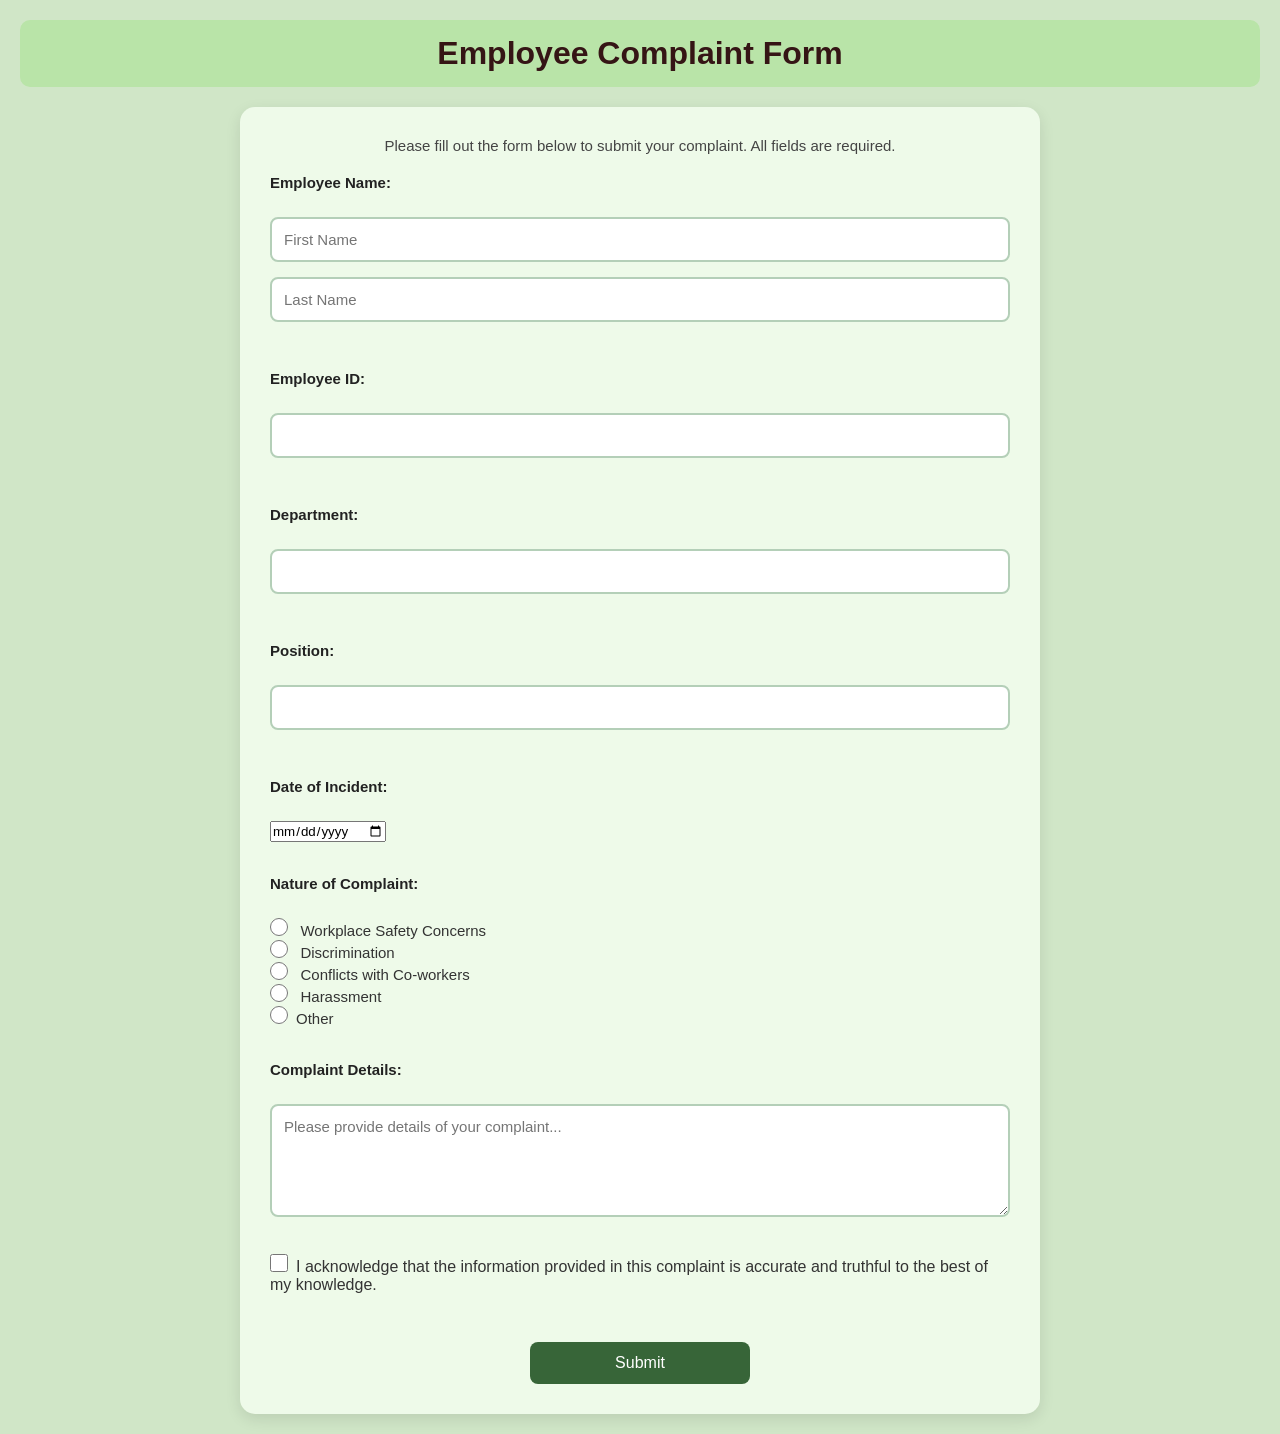
<file: Complaint form/index.html>
<!DOCTYPE html>
<html lang="en">
<head>
    <meta charset="UTF-8">
    <meta name="viewport" content="width=device-width, initial-scale=1.0">
    <title>Employee Complaint Form </title>
    <link rel="stylesheet" href="style.css">
</head>
<body>
    <header>
        <h1>Employee Complaint Form</h1>
    </header>

    <div class="form-container">
        <p>Please fill out the form below to submit your complaint. All fields are required.</p>
    <form >
        
        <label for="emp-name" class="labels"><strong>Employee Name:</strong></label>
        <br>
        <input type="text" name="employee_firstname" placeholder="First Name" required> 
        <input type="text" name="employee_lastname"  placeholder="Last Name" required><br><br>

        <label for="emp-id" class="labels"><strong>Employee ID:</strong></label>
        <br>
        <input type="text" name="employee_id" required><br><br>

        <label for="emp-department" class="labels"><strong>Department:</strong></label>
        <br>
        <input type="text" name="department" required><br><br>  

        <label for="emp-position" class="labels"><strong>Position:</strong></label>
        <br>
        <input type="text" name="position" required><br><br>

        <label for="date" class="labels"><strong>Date of Incident:</strong></label>
        <br>
        <input type="date" name="date" required><br><br>

        <label for="nature" class="labels"><strong>Nature of Complaint:</strong></label>
        <br>

        <input type="radio" id="workplace-safety" name="nature" value="workplace-safety" required>
        <label for="workplace-safety">Workplace Safety Concerns</label>
        <br>
        <input type="radio" id="discrimination" name="nature" value="discrimination" required>
        <label for="discrimination">Discrimination</label>
        <br>
        <input type="radio" id="conflicts" name="nature" value="conflicts" required>
        <label for="conflicts">Conflicts with Co-workers</label>
        <br>
        <input type="radio" id="harassment" name="nature" value="harassment" required>
        <label for="harassment">Harassment</label>
        <br>
        <input type="radio" id="other" name="nature" value="other" required><label for="other">Other</label><br><br>

        <label for="complaint-details" class="labels"><strong>Complaint Details:</strong></label>
        <br>
        <textarea name="complaint_details" placeholder="Please provide details of your complaint..." rows="5" cols="38" required></textarea><br><br>

        <input type="checkbox" name="acknowledgment" required><label for="acknowledgment">I acknowledge that the information provided in this complaint is accurate and truthful to the best of my knowledge.</label><br><br>
        
        <input class="submit-btn" type="submit" value="Submit">

    </form>
    </div>

</body>
</html>
</file>
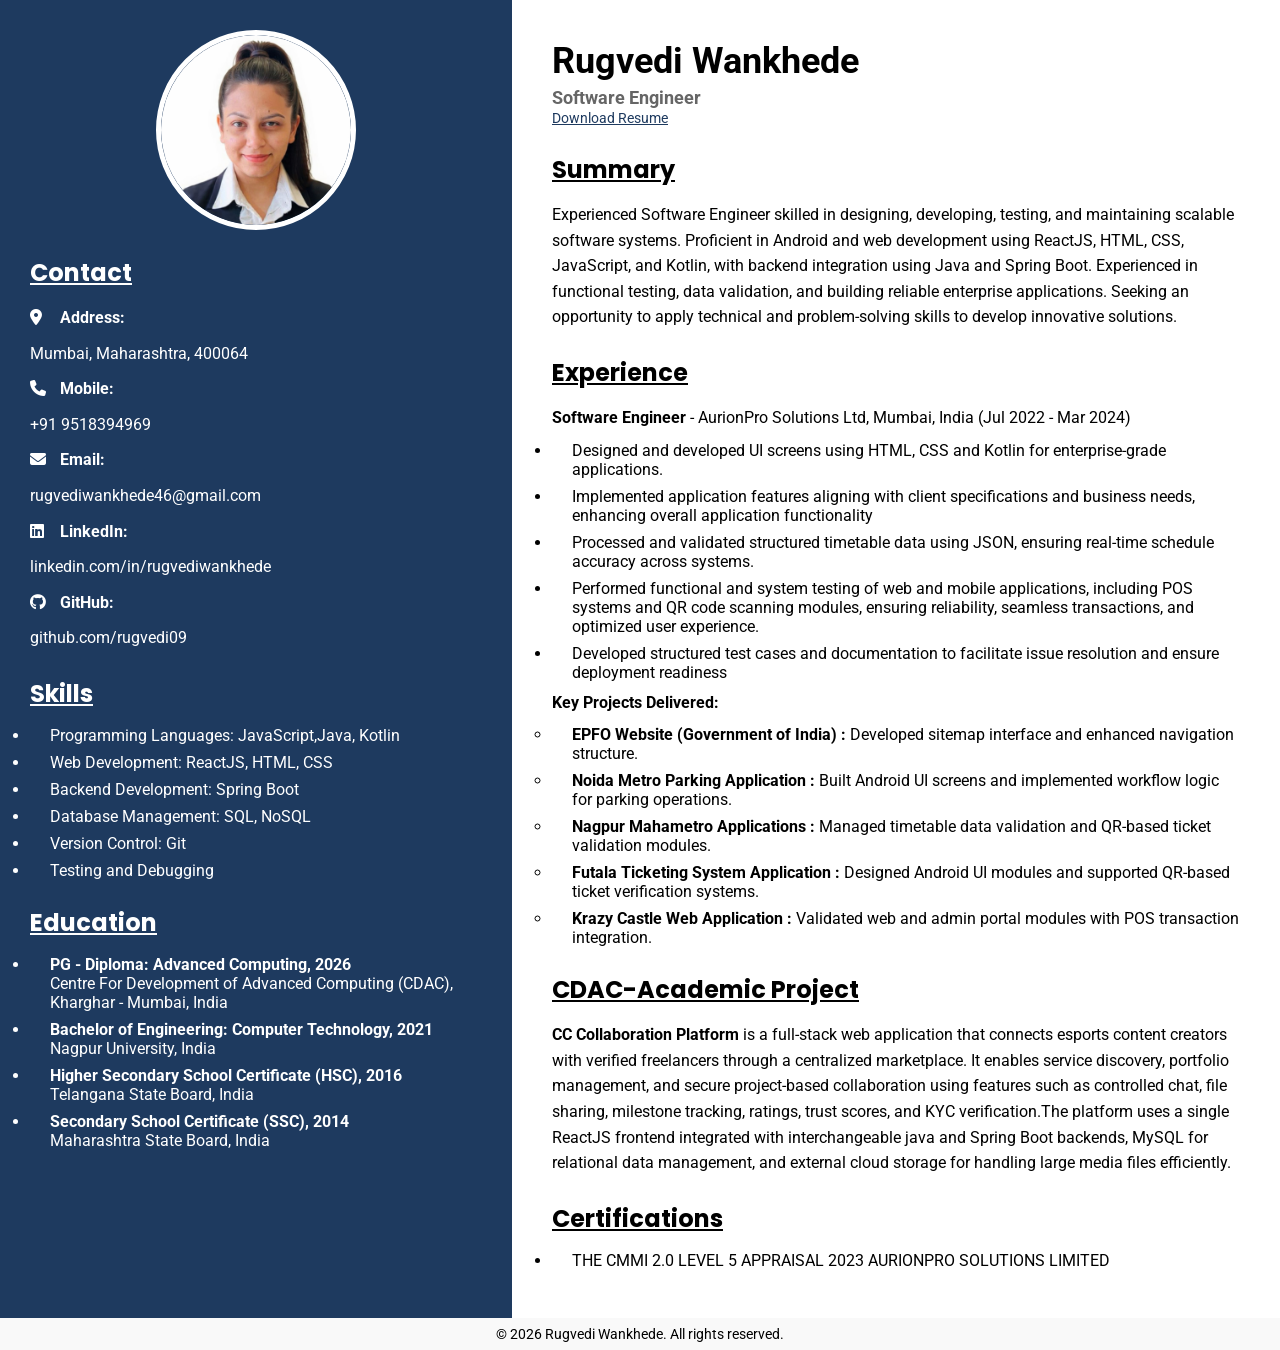
<file: Resume webpage/index.html>
<!DOCTYPE html>
<html lang="en">

<head>
    <meta charset="UTF-8">
    <meta name="viewport" content="width=device-width, initial-scale=1.0">
    <title>Resume</title>
    <link rel="stylesheet" href="style.css">
    <link href="https://fonts.googleapis.com/css2?family=Roboto:wght@400;700&family=Poppins:wght@600&display=swap"
        rel="stylesheet">
    <link rel="stylesheet" href="https://cdnjs.cloudflare.com/ajax/libs/font-awesome/6.4.0/css/all.min.css">
</head>

<body>
    <div class="container">
    <div class="leftpart">
        <div class="profile">
            <img src="./prof.png" alt="Profile Picture">
        </div>
        <div class="contact-info">
            <ul>
                <h2>Contact</h2>
                <p><i class="fas fa-map-marker-alt"></i><strong>Address:</strong> </p>
                <p> Mumbai, Maharashtra, 400064</p>
                <p><i class="fas fa-phone"></i><strong>Mobile:</strong> </p>
                <p>+91 9518394969</p>
                <p><i class="fas fa-envelope"></i><strong>Email:</strong></p>
                <p>rugvediwankhede46@gmail.com</p>
                <p><i class="fab fa-linkedin"></i><strong>LinkedIn:</strong></p>
                <p>linkedin.com/in/rugvediwankhede</p>
                <p><i class="fab fa-github"></i><strong>GitHub:</strong></p>
                <p>github.com/rugvedi09</p>
            </ul>
        </div>
        <div class="skills">
            <h2>Skills</h2>
            <ul>
                <li>Programming Languages: JavaScript,Java, Kotlin</li>
                <li>Web Development: ReactJS, HTML, CSS</li>
                <li>Backend Development: Spring Boot</li>
                <li>Database Management: SQL, NoSQL</li>
                <li>Version Control: Git</li>
                <li>Testing and Debugging</li>
            </ul>
        </div>

        <div class="edu">
            <h2>Education</h2>
            <ul>
                <li><strong>PG - Diploma: Advanced Computing, 2026</strong><br> Centre For Development of Advanced Computing
                    (CDAC), Kharghar - Mumbai, India</li>
                <li><strong>Bachelor of Engineering: Computer Technology, 2021</strong><br> Nagpur University, India</li>
                <li><strong>Higher Secondary School Certificate (HSC), 2016</strong> <br>Telangana State Board, India</li>
                <li><strong>Secondary School Certificate (SSC), 2014</strong> <br>Maharashtra State Board, India</li>
            </ul>
        </div>
    </div>


    <div class="rightpart">
        <div class="topright">
            <div class="HeadPart">
                <h1>Rugvedi Wankhede</h1>
                <h3>Software Engineer</h3>
                <a href="./cv.pdf" target="_blank">Download Resume</a>
            </div>

            <div class="summary">
                <h2>Summary</h2>
                <p>Experienced Software Engineer skilled in designing, developing, testing, and maintaining scalable
                    software systems. Proficient in Android and web development using ReactJS, HTML, CSS, JavaScript,
                    and Kotlin, with backend integration using Java and Spring Boot. Experienced in functional testing,
                    data validation, and building reliable enterprise applications. Seeking an opportunity to apply
                    technical and problem-solving skills to develop innovative solutions.</p>
            </div>
        </div>


        <div class="exp">
            <h2>Experience</h2>
            <p><strong>Software Engineer</strong> - AurionPro Solutions Ltd, Mumbai, India (Jul 2022 - Mar 2024)</p>
            <ul>
                <li>Designed and developed UI screens using HTML, CSS and Kotlin for
                    enterprise-grade applications.</li>
                <li>Implemented application features aligning with client specifications and
                    business needs, enhancing overall application functionality</li>
                <li>Processed and validated structured timetable data using JSON, ensuring
                    real-time schedule accuracy across systems.</li>
                <li>Performed functional and system testing of web and mobile applications,
                    including POS systems and QR code scanning modules, ensuring reliability,
                    seamless transactions, and optimized user experience.</li>
                <li>Developed structured test cases and documentation to facilitate issue
                    resolution and ensure deployment readiness</li>

                <p><strong>Key Projects Delivered:</strong></p>
                <ul type="circle">
                    <li><strong>EPFO Website (Government of India) :</strong> Developed sitemap interface and
                        enhanced navigation structure.</li>
                    <li><strong>Noida Metro Parking Application :</strong> Built Android UI screens and
                        implemented workflow logic for parking operations.</li>
                    <li><strong>Nagpur Mahametro Applications :</strong> Managed timetable data validation and
                        QR-based ticket validation modules.</li>
                    <li><strong>Futala Ticketing System Application :</strong> Designed Android UI modules and
                        supported QR-based ticket verification systems.</li>
                    <li><strong>Krazy Castle Web Application :</strong> Validated web and admin portal modules
                        with POS transaction integration.</li>
                </ul>
        </div>

        <div class="academic">
            <h2>CDAC-Academic Project</h2>
            <p><strong>CC Collaboration Platform</strong> is a full-stack web application that connects esports content
                creators with verified freelancers through a centralized marketplace. It enables service discovery,
                portfolio management, and secure project-based collaboration using features such as controlled chat,
                file
                sharing, milestone tracking, ratings, trust scores, and KYC verification.The platform uses a single
                ReactJS
                frontend integrated with interchangeable
                java and Spring Boot backends, MySQL for relational data
                management, and external cloud storage for handling large media files efficiently.</p>
        </div>

        

        <div class="certi">
            <h2>Certifications</h2>
            <ul>
                <li> THE CMMI 2.0 LEVEL 5 APPRAISAL 2023 AURIONPRO SOLUTIONS LIMITED </li>

            </ul>
        </div>
    </div>
</div>
    <footer>
        <p>&copy; 2026 Rugvedi Wankhede. All rights reserved.</p>
    </footer>
</body>

</html>
</file>
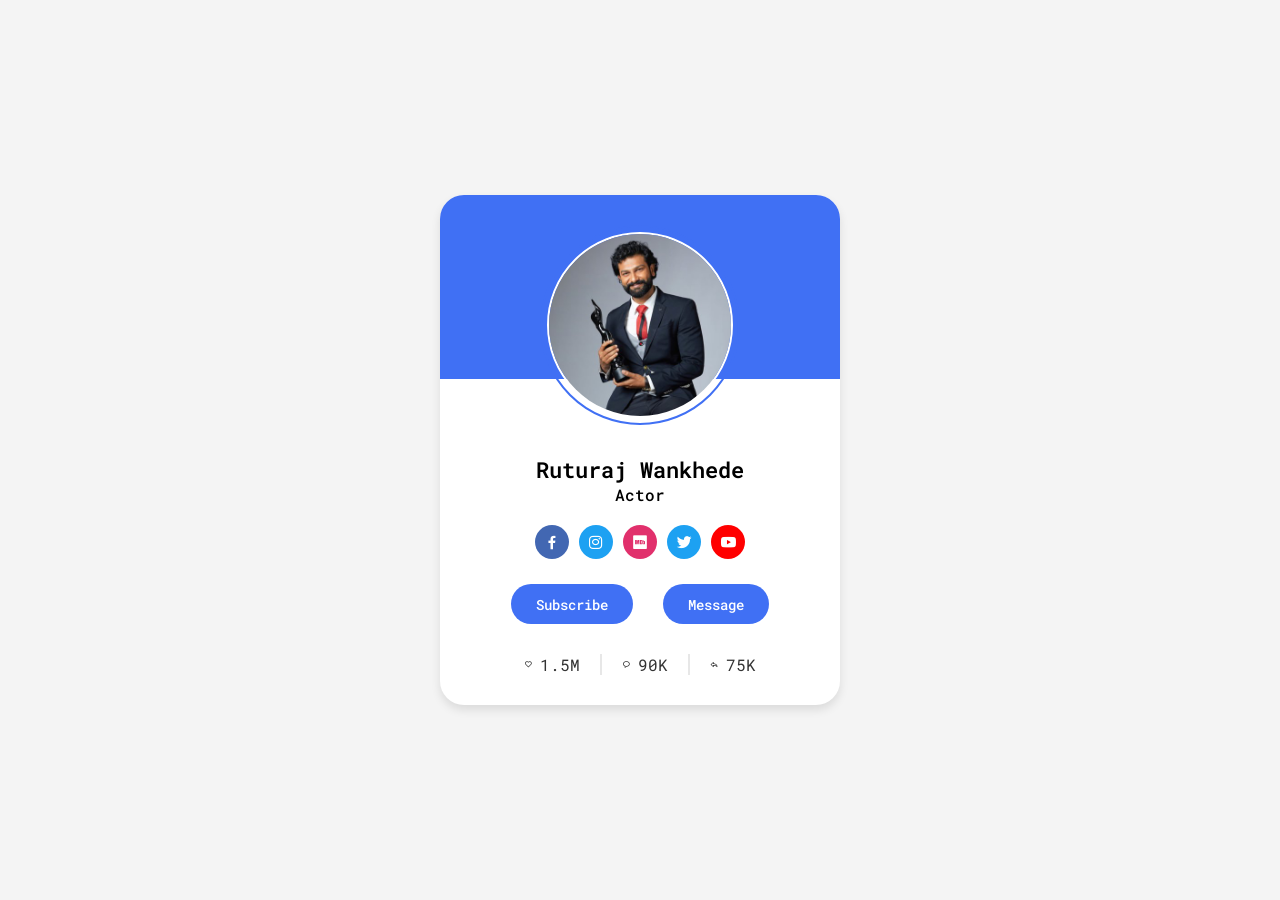
<file: Profile Cardview/profile.html>
<!DOCTYPE html>
<html lang="en">

<head>
    <meta charset="UTF-8">
    <meta name="viewport" content="width=device-width, initial-scale=1.0">
    <title>Profile Page</title>
    <link rel="stylesheet" href="styles.css">
    <link href='https://unpkg.com/boxicons@2.1.4/css/boxicons.min.css' rel='stylesheet'>

</head>

<body>

    <div class="profile-card">
        <div class="image">
            <img src="rutu.jpg" alt="Profile Image" class="profile-img">
            </div>

        <div class="textdata">
            <span class="name">Ruturaj Wankhede</span>
            <span class="job">Actor</span>
        </div>

        <div class="media-buttons">
            <a href="#" style= "background: #4267B2"class="links">
                <i class='bx bxl-facebook'></i>
            </a>
             <a href="#" style= "background: #1da1f2"class="links">
                <i class='bx bxl-instagram'></i>
            </a>
            <a href="#" style= "background: #e1306c"class="links">
                <i class='bx bxl-imdb'></i>       
            </a>
             <a href="#" style= "background: #1DA1F2"class="links">
               <i class='bx bxl-twitter' ></i>      
            </a>
            <a href="#" style= "background: #FF0000"class="links">
                <i class='bx bxl-youtube' ></i>           
            </a>
        </div>

        <div class="buttons">
            <button class="btn">Subscribe</button>
            <button class="btn">Message</button>
        </div>

        <div class="analytics">
            <div class="data">
                <i class='bx bx-heart' ></i>
                <span class="data-value">1.5M</span>
            </div>
           <div class="data">
                <i class='bx bx-message-rounded'></i>
                <span class="data-value">90K</span>
            </div>
            <div class="data">
                <i class='bx bx-share'></i>
                <span class="data-value">75K</span>
            </div>
        </div>
    </div>
</body>

</html>
</file>
<file: Complaint form/style.css>
/* Reset */
*{
    margin: 0;
    padding: 0;
    box-sizing: border-box;
    font-family: 'Poppins', sans-serif;
}

/* Body */
body{
    background-color: #d0e6c7;
    padding: 20px;
}

/* Heading */
h1{
    text-align: center;
    color: #351515;
    font-size: 2rem;
    padding: 15px;
    background-color: #b9e4a8;
    border-radius: 10px;
    margin-bottom: 20px;
}

/* Form Container */
.form-container{
    max-width: 800px;
    width: 100%;
    margin: auto;
    background: #eefae9;
    padding: 30px;
    border-radius: 15px;
    box-shadow: 0 5px 15px rgba(0,0,0,0.1);
}

/* Paragraph */
p{
    text-align: center;
    font-size: 15px;
    margin-bottom: 20px;
    color: #444;
}

/* Labels */
.labels{
    display: block;
    font-size: 15px;
    font-weight: 600;
    color: #222;
    margin: 15px 0 8px;
}

/* Inputs */
input[type="text"],
input[type="email"],
input[type="number"],
select,
textarea{
    width: 100%;
    padding: 12px;
    border: 2px solid #b4cfb8;
    border-radius: 8px;
    font-size: 15px;
    margin-bottom: 15px;
    outline: none;
    transition: 0.3s;
}

/* Focus Effect */
input:focus,
select:focus,
textarea:focus{
    border-color: #376538;
}

/* Radio Buttons */
input[type="radio"]{
    accent-color: #376538;
    width: 18px;
    height: 18px;
    cursor: pointer;
    margin-right: 8px;
}

input[type="radio"] + label{
    font-size: 15px;
    cursor: pointer;
}

/* Checkbox */
input[type="checkbox"]{
    accent-color: #376538;
    width: 18px;
    height: 18px;
    cursor: pointer;
    margin-right: 8px;
}

/* General Label */
label{
    color: #333;
    cursor: pointer;
}

/* Button */
.submit-btn{
    display: block;
    width: 220px;
    max-width: 100%;
    margin: 30px auto 0;
    padding: 12px;
    border: none;
    border-radius: 8px;
    background-color: #376538;
    color: white;
    font-size: 16px;
    cursor: pointer;
    transition: 0.3s;
}

.submit-btn:hover{
    background-color: #2e4b2f;
}

/* ===========================
   Tablet
=========================== */

@media (max-width:768px){

    body{
        padding:15px;
    }

    h1{
        font-size:1.7rem;
    }

    .form-container{
        padding:25px;
    }
}

/* ===========================
   Mobile
=========================== */

@media (max-width:480px){

    body{
        padding:10px;
    }

    h1{
        font-size:1.3rem;
        padding:12px;
    }

    p{
        font-size:14px;
    }

    .form-container{
        padding:18px;
        border-radius:10px;
    }

    .labels{
        font-size:14px;
    }

    input[type="text"],
    input[type="email"],
    input[type="number"],
    select,
    textarea{
        font-size:14px;
        padding:10px;
    }

    .submit-btn{
        width:100%;
        font-size:15px;
    }
}
</file>
<file: Resume webpage/style.css>
/* General Styling */
* {
  margin: 0;
  padding: 0;
  box-sizing: border-box;
}

body {
  font-family: 'Roboto', sans-serif;
  background-color: #f5f5f5;
    margin: 0;
}
.container {
  display: flex;
  width: 100%;
  min-height: 100vh;
}
.leftpart {
  width: 40%;
  background-color: #1e3a5f;
  color: white;
  padding: 30px 30px;

}

.rightpart {
  width: 60%;
  padding: 40px;
  background-color: white;
}

/* Profile Image */
.profile img {
  width: 200px;
  height: 200px;
  border-radius: 50%;
  border: 5px solid white;
  display: block;
  margin: 0 auto 20px;
  object-fit: cover;
}

/* Sections */
h2 {
  font-family: 'Poppins', sans-serif;
  margin-top: 25px;
  margin-bottom: 15px;
  text-decoration: underline;
}

h1 {
  font-size: 36px;
  margin-bottom: 5px;
}

h3 {
  font-size: 18px;
  color: #666;
}

p {
  line-height: 1.6;
  margin-bottom: 10px;
}
a{
    color: #1e3a5f;
    font-size: 14px;
}


li {
  margin-bottom: 8px;
  padding-left: 20px;
}

/* Icons */
i {
  margin-right: 10px;
  width: 20px;
}

/* ===== TABLET (768px and below) ===== */
@media (max-width: 768px) {
  body {
    flex-direction: column;
  }

  .leftpart {
    width: 100%;
    padding: 20px;
  }

  .rightpart {
    width: 100%;
    padding: 20px;
  }

  h1 {
    font-size: 28px;
  }

  h2 {
    font-size: 20px;
  }

  .profile img {
    width: 150px;
    height: 150px;
  }
   a {
    font-size: 13px;
  }

}

/* ===== MOBILE (480px and below) ===== */
@media (max-width: 480px) {
  body {
    flex-direction: column;
  }

  .leftpart,
  .rightpart {
    width: 100%;
    padding: 15px;
  }

  h1 {
    font-size: 24px;
  }

  h2 {
    font-size: 18px;
  }

  h3 {
    font-size: 14px;
  }

  p {
    font-size: 14px;
  }

  .profile img {
    width: 120px;
    height: 120px;
  }

  .contact-info p {
    font-size: 12px;
  }
   a {
    font-size: 12px;
  }
}
footer {
 background: #fdfdfd75;
    color: black;
    text-align: center;
    padding: 5px;
    font-size: 14px;
}

footer p {
  margin: 0;
}
</file>
<file: Profile Cardview/styles.css>
@import url('https://fonts.googleapis.com/css2?family=Roboto+Mono:ital,wght@0,100..700;1,100..700&display=swap');


* {
    margin: 0;
    padding: 0;
    box-sizing: border-box;
  font-family: "Roboto Mono", monospace;

}

body{

    height: 100vh;
    display: flex;
    justify-content: center;
    align-items: center;
    background-color: #f4f4f4;
}

.profile-card{
    display: flex;
    flex-direction: column;
    align-items: center;
    max-width: 400px;
    width: 100%;
    background-color: #fff;
    box-shadow: 0 5px 10px rgba(0, 0, 0, 0.1);
    border-radius: 24px;
    padding: 30px;
    position: relative;
}
.profile-card::before{
    content: '';
    position: absolute;
    top: 0;
    left: 0;
    height: 36%;
    width: 100%;
    background-color: #4070f4;
    border-radius: 24px 24px 0 0;
}

.image{
    position: relative;
    height: 200px;
    width: 200px;
    border-radius: 50%;
    border: 2px solid #4070f4;
    padding: 5px;   
    margin-bottom: 30px;
}
.image .profile-img{
    height: 100%;
    width: 100%;
    object-fit: cover;
    border-radius: 50%;
    border : 2px solid #fff

}

.profile-card .textdata{
    display: flex;
    flex-direction: column;
    align-items: center;
}
.textdata .name{

    font-size: 22px;
    font-weight: 600;
}
.textdata .job{
    font-size: 16px;
    font-weight: 500;
}
.profile-card .media-buttons{
    display: flex;
    align-items: center;
    margin-top: 20px;
}
.media-buttons .links{
    display: flex;
    justify-content: center;
    align-items: center;
    height: 34px;
    width: 34px;
    border-radius: 50%;
    background-color: #4070f4;
    color: #fff;
    font-size: 18px;
    text-decoration: none;
    margin: 0 5px;
}
.profile-card .buttons{
    display : flex;
    align-items: center;
    margin-top: 25px;
}
.buttons .btn  {
    display: flex;
    justify-content: center;
    align-items: center;
    height: 40px;
    width: 100%;
    border: none;
    border-radius: 26px;
    margin: 0 15px;
    padding: 8px 25px;
    background-color: #4070f4;
    color: #fff;
    font-size: 14px;
    font-weight: 500;
    text-decoration: none;
    cursor: pointer;
    transition: all 0.3s ease;

}
.buttons .btn:hover{
    background-color: #265df2;
}
.profile-card .analytics{
    display: flex;
    align-items: center;
    margin-top: 30px;
}

.analytics .data{
    display: flex;
    align-items: center;
    color: #333;
    padding: 0 20px;
    border-right: 2px solid #e7e7e7;

}
.data i{
    font-size: 8px;
    margin-right: 8px;
}
.data:last-child{
    border-right: none;
}
</file>
